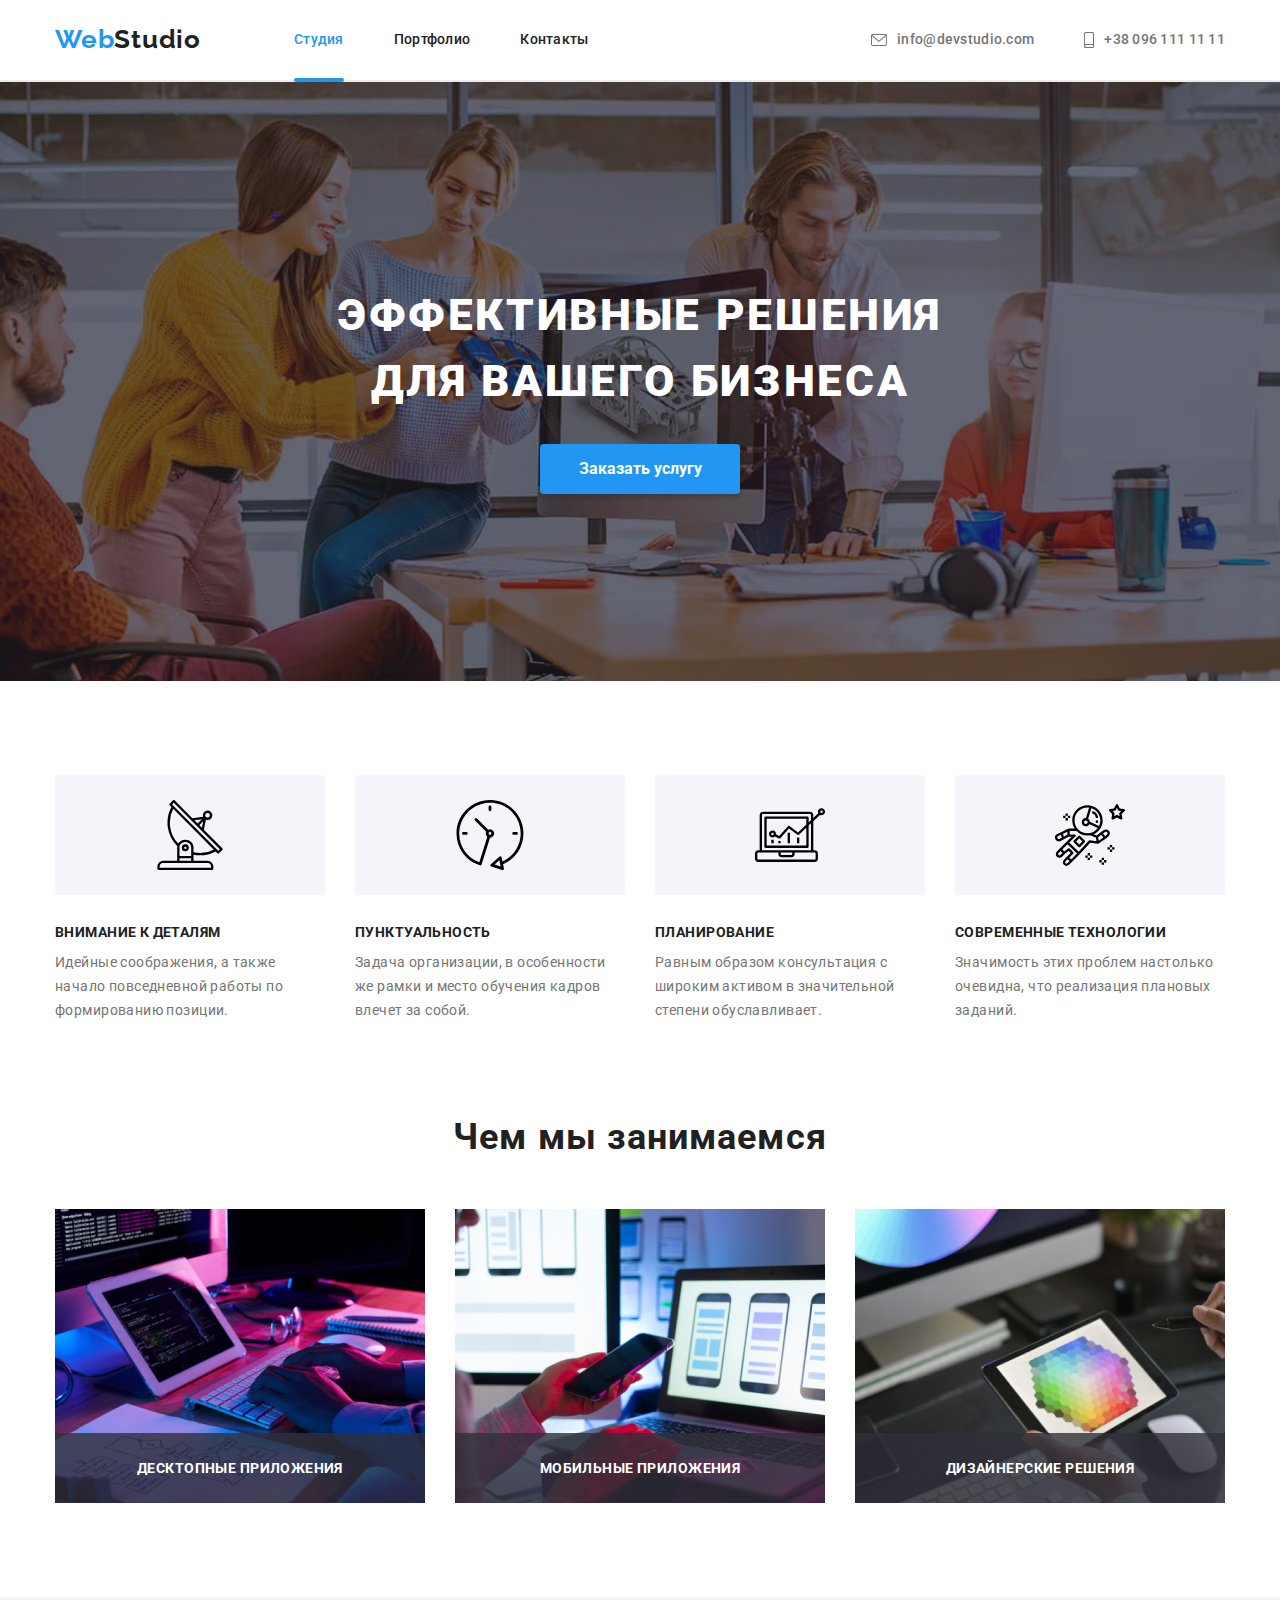
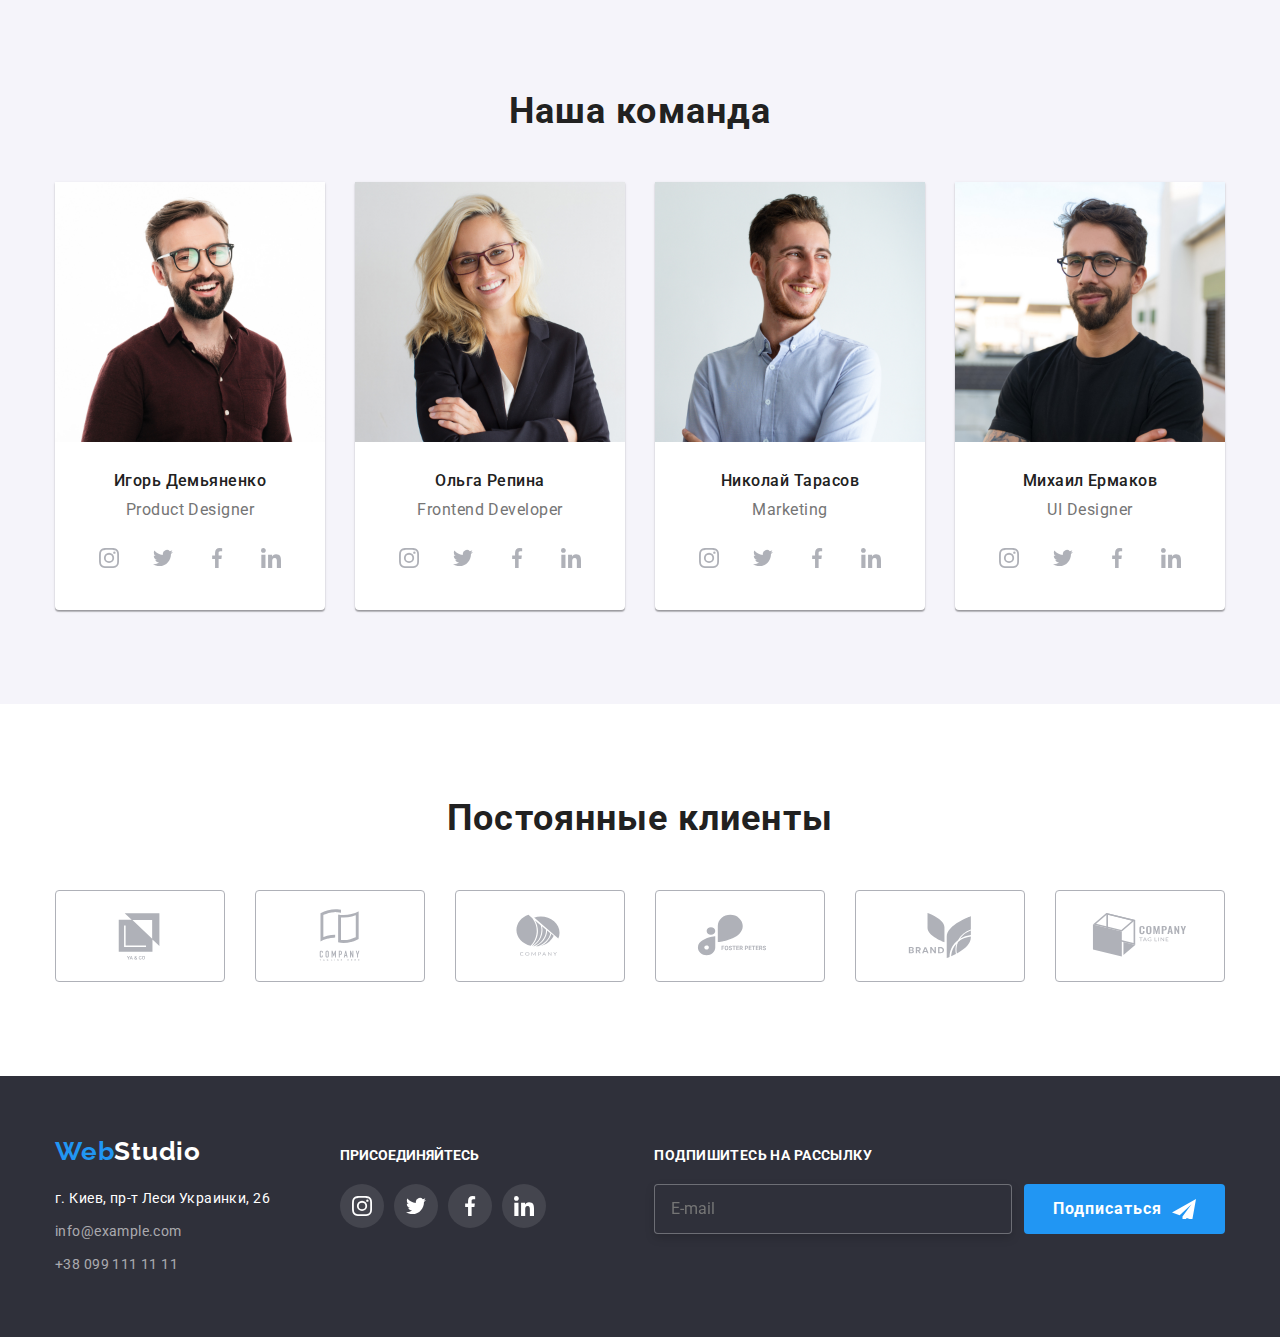
<file: index.html>
<!DOCTYPE html>
<html lang="ru">
  <head>
    <meta charset="UTF-8" />
    <meta http-equiv="X-UA-Compatible" content="IE=edge" />
    <meta name="viewport" content="width=device-width, initial-scale=1.0" />
    <link
      rel="stylesheet"
      href="https://cdnjs.cloudflare.com/ajax/libs/modern-normalize/1.1.0/modern-normalize.min.css"
    />
    <link rel="preconnect" href="https://fonts.googleapis.com" />
    <link rel="preconnect" href="https://fonts.gstatic.com" crossorigin />
    <link
      href="https://fonts.googleapis.com/css2?family=Raleway:wght@700&family=Roboto:wght@400;500;700;900&display=swap"
      rel="stylesheet"
    />
    <title>WebStudio</title>
    <link
      rel="stylesheet"
      href="https://cdnjs.cloudflare.com/ajax/libs/modern-normalize/1.1.0/modern-normalize.min.css"
    />
    <link rel="stylesheet" href="./css/main.min.css" />
  </head>
  <body>
    <!--Header-->
    <header class="page-header">
      <div class="page-header__flex container">
        <nav class="page-header__nav">
          <a lang="en" class="link logo page-header__logo" href="./index.html"
            ><span class="color-logo">Web</span>Studio</a
          >

          <ul class="list menu flex">
            <li class="page-header__item">
              <a class="link page-header__link--current" href="./index.html">Студия</a>
            </li>
            <li class="page-header__item">
              <a class="link page-header__link" href="./portfolio.html">Портфолио</a>
            </li>
            <li class="page-header__item">
              <a class="link page-header__link" href="#contacts">Контакты</a>
            </li>
          </ul>
        </nav>

        <!--Contacts-->

        <ul class="list header-contacts">
          <li class="header-contacts__item">
            <a class="link header-contacts__mail" href="mailto:info@devstudio.com">
              <svg class="header-contacts__icon" width="16" height="12">
                <use href="./images/sprite.svg#icon-mail"></use>
              </svg>
              info@devstudio.com</a
            >
          </li>
          <li class="header-contacts__item">
            <a class="link header-contacts__phone" href="tel:+380961111111">
              <svg class="header-contacts__icon" height="16" width="10">
                <use href="./images/sprite.svg#icon-phone"></use>
              </svg>
              +38 096 111 11 11</a
            >
          </li>
        </ul>
      </div>
    </header>
    <main>
      <section class="hero">
        <div class=" container">
          <h1 class="hero__title">
            Эффективные решения <br />
            для вашего бизнеса
          </h1>

          <button class="hero__modal-button" type="button" data-modal-open>Заказать услугу</button>
        </div>
      </section>

      <section class="main section">
        <div class="container">
          <h2 lang="en" hidden>Our advantages</h2>
          <ul class="flex list">
            <li class="main-list">
              <div class="main-icon-bgc">
                <svg class="main-icon" width="70" height="70">
                  <use href="./images/sprite.svg#icon-antenna"></use>
                </svg>
              </div>

              <h3 class="main-title">Внимание к деталям</h3>
              <p class="main-item">
                Идейные соображения, а также начало повседневной работы по формированию позиции.
              </p>
            </li>

            <li class="main-list">
              <div class="main-icon-bgc">
                <svg class="main-icon" width="70" height="70">
                  <use href="./images/sprite.svg#icon-clock"></use>
                </svg>
              </div>
              <h3 class="main-title">Пунктуальность</h3>
              <p class="main-item">
                Задача организации, в особенности же рамки и место обучения кадров влечет за собой.
              </p>
            </li>

            <li class="main-list">
              <div class="main-icon-bgc">
                <svg class="main-icon" width="70" height="70">
                  <use href="./images/sprite.svg#icon-diagram"></use>
                </svg>
              </div>
              <h3 class="main-title">Планирование</h3>
              <p class="main-item">
                Равным образом консультация с широким активом в значительной степени обуславливает.
              </p>
            </li>

            <li class="main-list">
              <div class="main-icon-bgc">
                <svg class="main-icon" width="70" height="70">
                  <use href="./images/sprite.svg#icon-astronaut"></use>
                </svg>
              </div>
              <h3 class="main-title">Современные технологии</h3>
              <p class="main-item">
                Значимость этих проблем настолько очевидна, что реализация плановых заданий.
              </p>
            </li>
          </ul>
        </div>
      </section>

      <section class="main-work section">
        <div class="container">
          <h2 class="work">Чем мы занимаемся</h2>
          <ul class="list flex">
            <li class="work-flex">
              <img
                class="work-item"
                src="./images/work/img.jpg"
                alt="работа с компьютером"
                width="370"
                height="294"
              />
              <p class="work-text">Десктопные приложения</p>
            </li>
            <li class="work-flex">
              <img
                class="work-item"
                src="./images/work/img-1.jpg"
                alt="работа с ноутбуком"
                width="370"
                height="294"
              />
              <p class="work-text">Мобильные приложения</p>
            </li>
            <li class="work-flex">
              <img
                class="work-item"
                src="./images/work/img-2.jpg"
                alt="работа с планшетом"
                width="370"
                height="294"
              />
              <p class="work-text">Дизайнерские решения</p>
            </li>
          </ul>
        </div>
      </section>

      <section class="main-team section">
        <h2 class="work-title">Наша команда</h2>
        <ul class="list flex container">
          <li class="team-flex">
            <img
              class="work-pic"
              src="./images/team/img.jpg"
              alt="Игорь Демьяненко"
              width="270"
              height="260"
            />
            <div class="team-padding">
              <h3 class="work-team">Игорь Демьяненко</h3>
              <p lang="en" class="work-position">Product Designer</p>
              <ul class="social-team list">
                <li class="social-list">
                  <a class="team-social-link link" href="https://www.instagram.com/">
                    <svg class="team-icon" width="20" height="20">
                      <use href="./images/sprite.svg#icon-instagram-1"></use>
                    </svg>
                  </a>
                </li>
                <li class="social-list">
                  <a class="team-social-link link" href="https://twitter.com/?lang=ru">
                    <svg class="team-icon" width="20" height="20">
                      <use href="./images/sprite.svg#icon-twitter-1"></use>
                    </svg>
                  </a>
                </li>
                <li class="social-list">
                  <a class="team-social-link link" href="https://uk-ua.facebook.com/">
                    <svg class="team-icon" width="20" height="20">
                      <use href="./images/sprite.svg#icon-facebook-1"></use>
                    </svg>
                  </a>
                </li>
                <li class="social-list">
                  <a class="team-social-link link" href="https://ru.linkedin.com/">
                    <svg class="team-icon" width="20" height="20">
                      <use href="./images/sprite.svg#icon-linkedin-1"></use>
                    </svg>
                  </a>
                </li>
              </ul>
            </div>
          </li>

          <li class="team-flex">
            <img
              class="work-pic"
              src="./images/team/img-1.jpg"
              alt="Ольга Репина"
              width="270"
              height="260"
            />
            <div class="team-padding">
              <h3 class="work-team">Ольга Репина</h3>
              <p lang="en" class="work-position">Frontend Developer</p>
              <ul class="social-team list">
                <li class="social-list">
                  <a class="team-social-link link" href="https://www.instagram.com/">
                    <svg class="team-icon" width="20" height="20">
                      <use href="./images/sprite.svg#icon-instagram-1"></use>
                    </svg>
                  </a>
                </li>
                <li class="social-list">
                  <a class="team-social-link link" href="https://twitter.com/?lang=ru">
                    <svg class="team-icon" width="20" height="20">
                      <use href="./images/sprite.svg#icon-twitter-1"></use>
                    </svg>
                  </a>
                </li>
                <li class="social-list">
                  <a class="team-social-link link" href="https://uk-ua.facebook.com/">
                    <svg class="team-icon" width="20" height="20">
                      <use href="./images/sprite.svg#icon-facebook-1"></use>
                    </svg>
                  </a>
                </li>
                <li class="social-list">
                  <a class="team-social-link link" href="https://ru.linkedin.com/">
                    <svg class="team-icon" width="20" height="20">
                      <use href="./images/sprite.svg#icon-linkedin-1"></use>
                    </svg>
                  </a>
                </li>
              </ul>
            </div>
          </li>

          <li class="team-flex">
            <img
              class="work-pic"
              src="./images/team/img-2.jpg"
              alt="Николай Тарасов"
              width="270"
              height="260"
            />
            <div class="team-padding">
              <h3 class="work-team">Николай Тарасов</h3>
              <p lang="en" class="work-position">Marketing</p>
              <ul class="social-team list">
                <li class="social-list">
                  <a class="team-social-link link" href="https://www.instagram.com/">
                    <svg class="team-icon" width="20" height="20">
                      <use href="./images/sprite.svg#icon-instagram-1"></use>
                    </svg>
                  </a>
                </li>
                <li class="social-list">
                  <a class="team-social-link link" href="https://twitter.com/?lang=ru">
                    <svg class="team-icon" width="20" height="20">
                      <use href="./images/sprite.svg#icon-twitter-1"></use>
                    </svg>
                  </a>
                </li>
                <li class="social-list">
                  <a class="team-social-link link" href="https://uk-ua.facebook.com/">
                    <svg class="team-icon" width="20" height="20">
                      <use href="./images/sprite.svg#icon-facebook-1"></use>
                    </svg>
                  </a>
                </li>
                <li class="social-list">
                  <a class="team-social-link link" href="https://ru.linkedin.com/">
                    <svg class="team-icon" width="20" height="20">
                      <use href="./images/sprite.svg#icon-linkedin-1"></use>
                    </svg>
                  </a>
                </li>
              </ul>
            </div>
          </li>

          <li class="team-flex">
            <img
              class="work-pic"
              src="./images/team/img-3.jpg"
              alt="Михаил Ермаков"
              width="270"
              height="260"
            />
            <div class="team-padding">
              <h3 class="work-team">Михаил Ермаков</h3>
              <p lang="en" class="work-position">UI Designer</p>
              <ul class="social-team list">
                <li class="social-list">
                  <a class="team-social-link link" href="https://www.instagram.com/">
                    <svg class="team-icon" width="20" height="20">
                      <use href="./images/sprite.svg#icon-instagram-1"></use>
                    </svg>
                  </a>
                </li>
                <li class="social-list">
                  <a class="team-social-link link" href="https://twitter.com/?lang=ru">
                    <svg class="team-icon" width="20" height="20">
                      <use href="./images/sprite.svg#icon-twitter-1"></use>
                    </svg>
                  </a>
                </li>
                <li class="social-list">
                  <a class="team-social-link link" href="https://uk-ua.facebook.com/">
                    <svg class="team-icon" width="20" height="20">
                      <use href="./images/sprite.svg#icon-facebook-1"></use>
                    </svg>
                  </a>
                </li>
                <li class="social-list">
                  <a class="team-social-link link" href="https://ru.linkedin.com/">
                    <svg class="team-icon" width="20" height="20">
                      <use href="./images/sprite.svg#icon-linkedin-1"></use>
                    </svg>
                  </a>
                </li>
              </ul>
            </div>
          </li>
        </ul>
      </section>
      <section class="section clients">
        <h2 class="clients__caption">Постоянные клиенты</h2>
        <ul class="clients__icon container list">
          <li class="clients__list">
            <a class="clients__link" href="">
              <svg class="clients__pic" width="106" height="60">
                <use href="./images/sprite.svg#icon-logo-1"></use>
              </svg>
            </a>
          </li>
          <li class="clients__list">
            <a class="clients__link" href="">
              <svg class="clients__pic" width="106" height="60">
                <use href="./images/sprite.svg#icon-logo-2"></use>
              </svg>
            </a>
          </li>
          <li class="clients__list">
            <a class="clients__link" href="">
              <svg class="clients__pic" width="106" height="60">
                <use href="./images/sprite.svg#icon-logo-3"></use>
              </svg>
            </a>
          </li>
          <li class="clients__list">
            <a class="clients__link" href="">
              <svg class="clients__pic" width="106" height="60">
                <use href="./images/sprite.svg#icon-logo-4"></use>
              </svg>
            </a>
          </li>
          <li class="clients__list">
            <a class="clients__link" href="">
              <svg class="clients__pic" width="106" height="60">
                <use href="./images/sprite.svg#icon-logo-5"></use>
              </svg>
            </a>
          </li>
          <li class="clients__list">
            <a class="clients__link" href="">
              <svg class="clients__pic" width="106" height="60">
                <use href="./images/sprite.svg#icon-logo-6"></use>
              </svg>
            </a>
          </li>
        </ul>
      </section>
    </main>

    <footer id="contacts" class="footer-contacts">
      <div class="container footer-content">
        <div class="footer-flex">
          <div>
            <a lang="en" class="link logo color-logo" href="./index.html"
              >Web<span class="white-logo">Studio</span>
            </a>
            <address>
              <ul class="list">
                <li>
                  <a
                    class="link footer-address map"
                    href="https://goo.gl/maps/1Rrf1nAPF8VBuisGA"
                    target="blank"
                    rel="noopener noreferrer"
                  >
                    г. Киев, пр-т Леси Украинки, 26</a
                  >
                </li>

                <li>
                  <a class="link footer-address mail" href="mailto:info@example.com"
                    >info@example.com
                  </a>
                </li>
                <li>
                  <a class="link footer-address" href="tel:+380991111111">+38 099 111 11 11</a>
                </li>
              </ul>
            </address>
          </div>
          <div class="footer-social">
            <p class="footer-social-caption">присоединяйтесь</p>
            <ul class="footer-social-team list">
              <li class="footer-social-list">
                <a class="footer-team-social-link link" href="https://www.instagram.com/">
                  <svg class="footer-team-icon" width="20" height="20">
                    <use href="./images/sprite.svg#icon-instagram-1"></use>
                  </svg>
                </a>
              </li>
              <li class="footer-social-list">
                <a class="footer-team-social-link link" href="https://twitter.com/?lang=ru">
                  <svg class="footer-team-icon" width="20" height="20">
                    <use href="./images/sprite.svg#icon-twitter-1"></use>
                  </svg>
                </a>
              </li>
              <li class="footer-social-list">
                <a class="footer-team-social-link link" href="https://uk-ua.facebook.com/">
                  <svg class="footer-team-icon" width="20" height="20">
                    <use href="./images/sprite.svg#icon-facebook-1"></use>
                  </svg>
                </a>
              </li>
              <li class="footer-social-list">
                <a class="footer-team-social-link link" href="https://ru.linkedin.com/">
                  <svg class="footer-team-icon" width="20" height="20">
                    <use href="./images/sprite.svg#icon-linkedin-1"></use>
                  </svg>
                </a>
              </li>
            </ul>
          </div>
          <div class="footer-input">
            <p class="footer-input-text">Подпишитесь на рассылку</p>
            <form class="footer-flex-input">
              <input class="footer-input-mail" type="email" placeholder="E-mail" />
              <button class="footer-input-button" type="submit">Подписаться</button>
            </form>
          </div>
        </div>
      </div>
    </footer>
    <div class="backdrop is-hidden" data-modal>
      <div class="modal">
        <button type="button" class="close" data-modal-close>
          <svg width="11" height="11">
            <use href="./images/sprite.svg#icon-close"></use>
          </svg>
        </button>
        <div role="group" class="modal-list">
          <p class="modal-caption">Оставьте свои данные, мы вам перезвоним</p>
          <form class="js-speaker-form">
            <div class="form-modal">
              <label for="name" class="modal-label"> Имя </label>
              <input class="form-input" type="text" name="user-name" id="name" />
              <svg class="modal-icon" width="12" height="12">
                <use href="./images/sprite.svg#icon-name"></use>
              </svg>
            </div>
            <div class="form-modal">
              <label for="tel" class="modal-label">Телефон</label>
              <input class="form-input" type="tel" id="tel" />
              <svg class="modal-icon" width="13" height="13">
                <use href="./images/sprite.svg#icon-tel"></use>
              </svg>
            </div>
            <div class="form-modal">
              <label for="mail" class="modal-label">Почта</label>
              <input class="form-input" type="email" id="mail" />
              <svg class="modal-icon" width="15" height="12">
                <use href="./images/sprite.svg#icon-mail"></use>
              </svg>
            </div>
            <div class="form-modal">
              <label for="comment" class="modal-label">Комментарий</label>
              <textarea
                class="textarea-modal"
                name="comment"
                rows="9"
                id="comment"
                placeholder="Введите текст"
              ></textarea>
            </div>
            <label class="checkbox-text" for="policy">
              <input class="input-check" type="checkbox" id="policy" />
              <span class="icon-check"></span>
              Соглашаюсь с рассылкой и принимаю
              <a class="checkbox-link" href=""> Условия договора </a></label
            >
            <button class="submit-button" type="submit">Отправить</button>
          </form>
        </div>
      </div>
    </div>
    <script src="./js/modal.js"></script>
  </body>
</html>
</file>
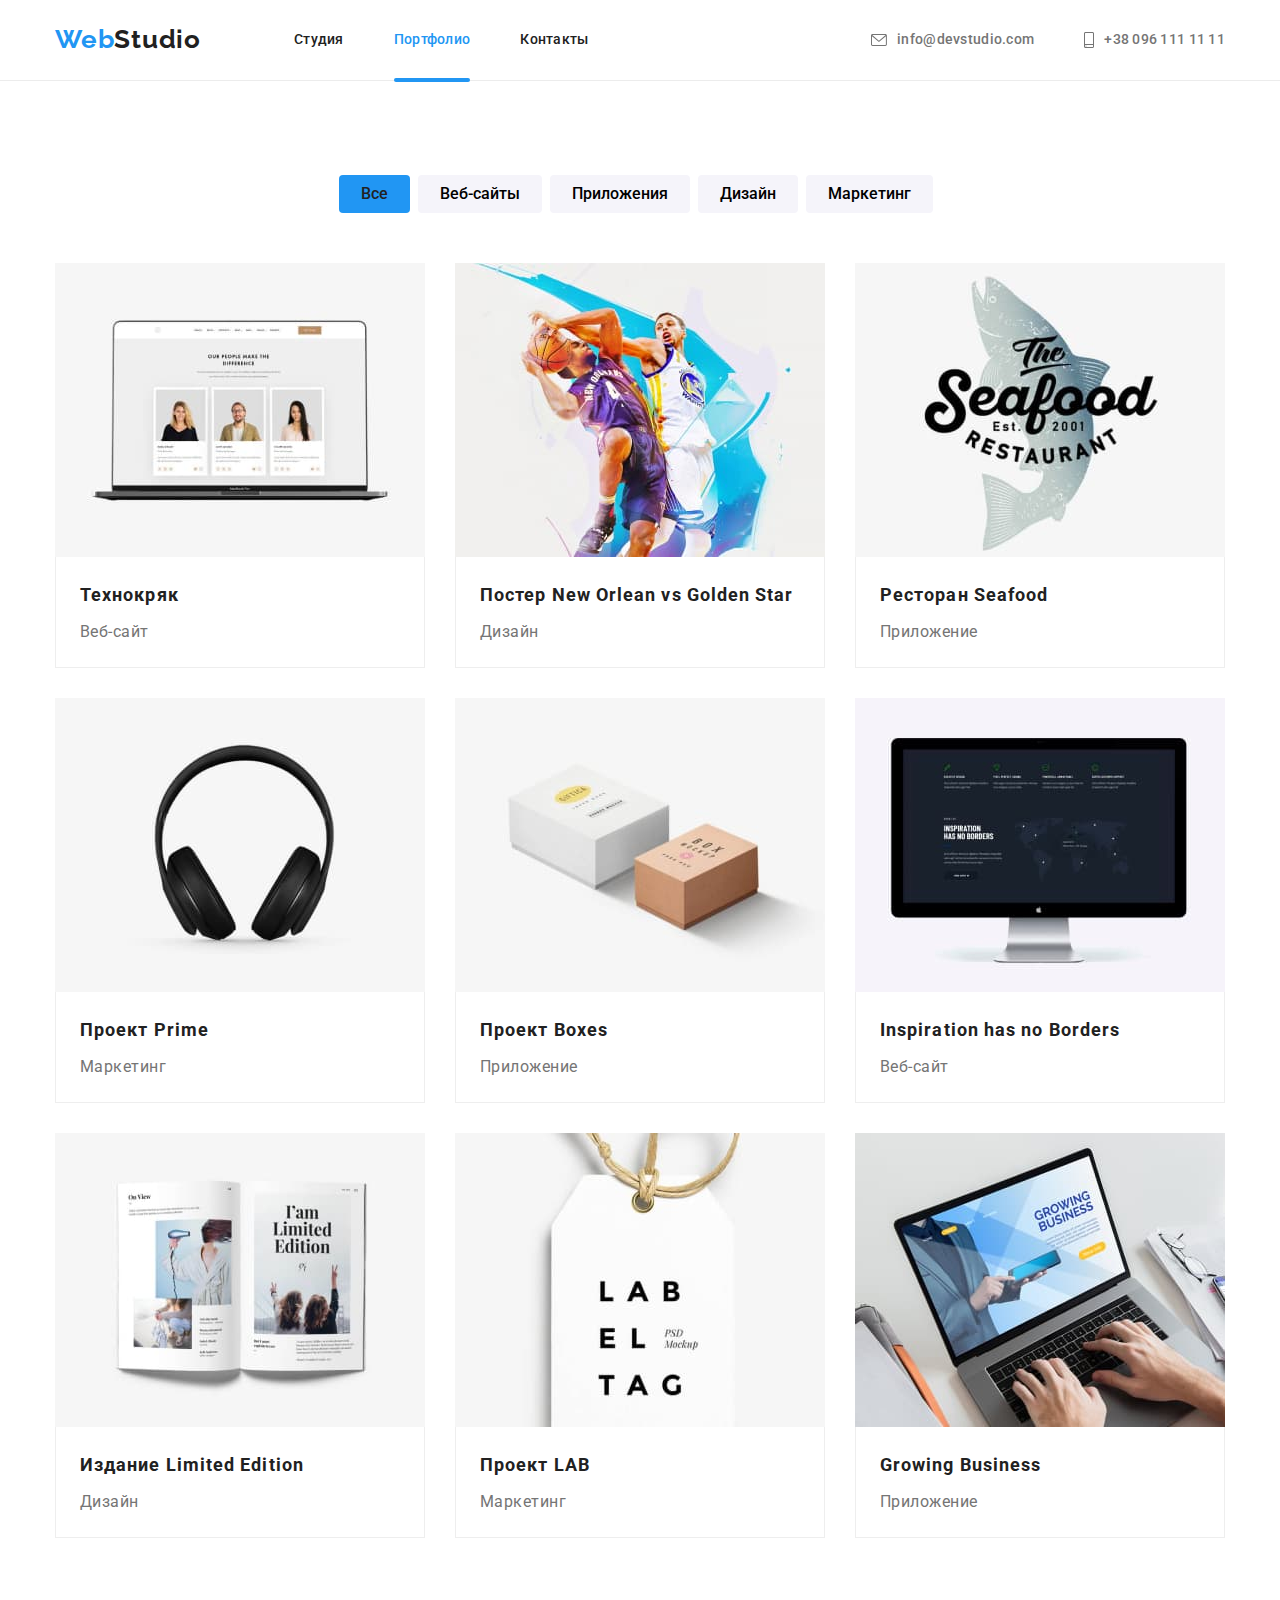
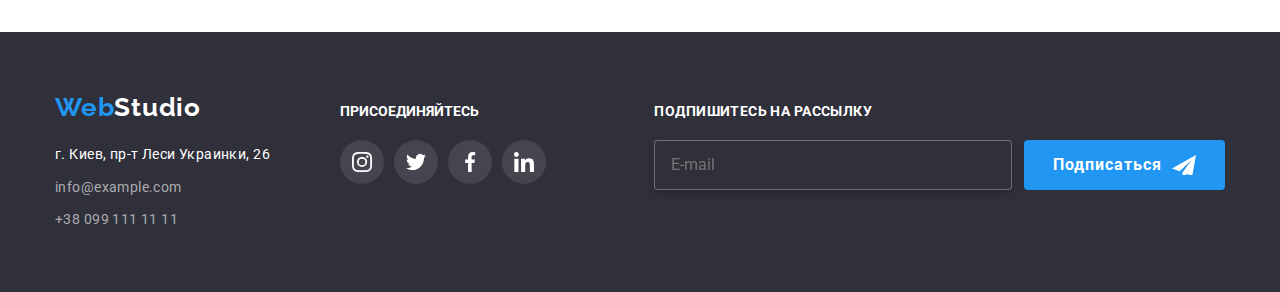
<file: portfolio.html>
<!DOCTYPE html>
<html lang="ru">
  <head>
    <meta charset="UTF-8" />
    <meta http-equiv="X-UA-Compatible" content="IE=edge" />
    <meta name="viewport" content="width=device-width, initial-scale=1.0" />

    <link rel="preconnect" href="https://fonts.googleapis.com" />
    <link rel="preconnect" href="https://fonts.gstatic.com" crossorigin />
    <link
      href="https://fonts.googleapis.com/css2?family=Raleway:wght@700&family=Roboto:wght@400;500;700;900&display=swap"
      rel="stylesheet"
    />
    <title>Portfolio</title>
    <link
      rel="stylesheet"
      href="https://cdnjs.cloudflare.com/ajax/libs/modern-normalize/1.1.0/modern-normalize.min.css"
    />
    <link rel="stylesheet" href="./css/main.min.css" />
  </head>

  <body>
    <!--Header-->
    <header class="page-header">
      <div class="page-header__flex container">
        <nav class="page-header__nav">
          <a lang="en" class="link logo page-header__logo" href="./index.html"
            ><span class="color-logo">Web</span>Studio</a
          >

          <ul class="list menu flex">
            <li class="page-header__item">
              <a class="link page-header__link" href="./index.html">Студия</a>
            </li>
            <li class="page-header__item">
              <a class="link page-header__link--current" href="./portfolio.html">Портфолио</a>
            </li>
            <li class="page-header__item">
              <a class="link page-header__link" href="#contacts">Контакты</a>
            </li>
          </ul>
        </nav>

        <!--Contacts-->

        <ul class="list header-contacts">
          <li class="header-contacts__item">
            <a class="link header-contacts__mail" href="mailto:info@devstudio.com">
              <svg class="header-contacts__icon" width="16" height="12">
                <use href="./images/sprite.svg#icon-mail"></use>
              </svg>
              info@devstudio.com</a
            >
          </li>
          <li class="header-contacts__item">
            <a class="link header-contacts__phone" href="tel:+380961111111">
              <svg class="header-contacts__icon" height="16" width="10">
                <use href="./images/sprite.svg#icon-phone"></use>
              </svg>
              +38 096 111 11 11</a
            >
          </li>
        </ul>
      </div>
    </header>
    <main>
      <section class="filter-panel section">
        <div class="container">
          <h1 hidden>Our skills</h1>
          <ul class="list filter-list">
            <li class="link">
              <button type="button" class="filter-button current-btn">Все</button>
            </li>
            <li class="link">
              <button type="button" class="filter-button">Веб-сайты</button>
            </li>
            <li class="link">
              <button type="button" class="filter-button">Приложения</button>
            </li>
            <li class="link">
              <button type="button" class="filter-button">Дизайн</button>
            </li>
            <li class="link">
              <button type="button" class="filter-button">Маркетинг</button>
            </li>
          </ul>

          <ul class="flex-list list">
            <li class="portfolio-item">
              <a class="hover-portfolio-item link" href="">
                <div class="portfolio-cards">
                  <img
                    class="portfolio-pic"
                    src="./images/portfolio/img.jpg"
                    alt="ноутбук"
                    width="370"
                    height="294"
                  />
                  <div class="portfolio-opacity">
                    <p class="portfolio-opacity-text">
                      Ресурс предлагает комплексные предложения с разным уровнем функционала и
                      сервисов. Все это позволит посетителю получить исчерпывающие сведения о
                      компании или частном лице.
                    </p>
                  </div>
                </div>
                <div class="portfolio-border">
                  <h2 class="list-item">Технокряк</h2>
                  <p class="name-item">Веб-сайт</p>
                </div>
              </a>
            </li>
            <li class="portfolio-item">
              <a class="hover-portfolio-item link" href="">
                <div class="portfolio-cards">
                  <img
                    class="portfolio-pic"
                    src="./images/portfolio/img-1.jpg"
                    alt=" игра в баскетбол"
                    width="370"
                    height="294"
                  />
                  <div class="portfolio-opacity">
                    <p class="portfolio-opacity-text">
                      Ресурс предлагает комплексные предложения с разным уровнем функционала и
                      сервисов. Все это позволит посетителю получить исчерпывающие сведения о
                      компании или частном лице.
                    </p>
                  </div>
                </div>
                <div class="portfolio-border">
                  <h2 class="list-item">Постер New Orlean vs Golden Star</h2>
                  <p class="name-item">Дизайн</p>
                </div>
              </a>
            </li>
            <li class="portfolio-item">
              <a class="hover-portfolio-item link" href="">
                <div class="portfolio-cards">
                  <img
                    class="portfolio-pic"
                    src="./images/portfolio/img-2.jpg"
                    alt="рыба"
                    width="370"
                    height="294"
                  />
                  <div class="portfolio-opacity">
                    <p class="portfolio-opacity-text">
                      Ресурс предлагает комплексные предложения с разным уровнем функционала и
                      сервисов. Все это позволит посетителю получить исчерпывающие сведения о
                      компании или частном лице.
                    </p>
                  </div>
                </div>
                <div class="portfolio-border">
                  <h2 class="list-item">Ресторан Seafood</h2>
                  <p class="name-item">Приложение</p>
                </div>
              </a>
            </li>

            <li class="portfolio-item">
              <a class="hover-portfolio-item link" href="">
                <div class="portfolio-cards">
                  <img
                    class="portfolio-pic"
                    src="./images/portfolio/img-3.jpg"
                    alt="наушники"
                    width="370"
                    height="294"
                  />
                  <div class="portfolio-opacity">
                    <p class="portfolio-opacity-text">
                      Ресурс предлагает комплексные предложения с разным уровнем функционала и
                      сервисов. Все это позволит посетителю получить исчерпывающие сведения о
                      компании или частном лице.
                    </p>
                  </div>
                </div>
                <div class="portfolio-border">
                  <h2 class="list-item">Проект Prime</h2>
                  <p class="name-item">Маркетинг</p>
                </div>
              </a>
            </li>
            <li class="portfolio-item">
              <a class="hover-portfolio-item link" href="">
                <div class="portfolio-cards">
                  <img
                    class="portfolio-pic"
                    src="./images/portfolio/img-4.jpg"
                    alt="коробки"
                    width="370"
                    height="294"
                  />
                  <div class="portfolio-opacity">
                    <p class="portfolio-opacity-text">
                      Ресурс предлагает комплексные предложения с разным уровнем функционала и
                      сервисов. Все это позволит посетителю получить исчерпывающие сведения о
                      компании или частном лице.
                    </p>
                  </div>
                </div>
                <div class="portfolio-border">
                  <h2 class="list-item">Проект Boxes</h2>
                  <p class="name-item">Приложение</p>
                </div>
              </a>
            </li>
            <li class="portfolio-item">
              <a class="hover-portfolio-item link" href="">
                <div class="portfolio-cards">
                  <img
                    class="portfolio-pic"
                    src="./images/portfolio/img-5.jpg"
                    alt="монитор"
                    width="370"
                    height="294"
                  />
                  <div class="portfolio-opacity">
                    <p class="portfolio-opacity-text">
                      Ресурс предлагает комплексные предложения с разным уровнем функционала и
                      сервисов. Все это позволит посетителю получить исчерпывающие сведения о
                      компании или частном лице.
                    </p>
                  </div>
                </div>
                <div class="portfolio-border">
                  <h2 lang="en" class="list-item">Inspiration has no Borders</h2>
                  <p class="name-item">Веб-сайт</p>
                </div>
              </a>
            </li>

            <li class="portfolio-item">
              <a class="hover-portfolio-item link" href="">
                <div class="portfolio-cards">
                  <img
                    class="portfolio-pic"
                    src="./images/portfolio/img-6.jpg"
                    alt="журнал"
                    width="370"
                    height="294"
                  />
                  <div class="portfolio-opacity">
                    <p class="portfolio-opacity-text">
                      Ресурс предлагает комплексные предложения с разным уровнем функционала и
                      сервисов. Все это позволит посетителю получить исчерпывающие сведения о
                      компании или частном лице.
                    </p>
                  </div>
                </div>
                <div class="portfolio-border">
                  <h2 class="list-item">Издание Limited Edition</h2>
                  <p class="name-item">Дизайн</p>
                </div>
              </a>
            </li>
            <li class="portfolio-item">
              <a class="hover-portfolio-item link" href="">
                <div class="portfolio-cards">
                  <img
                    class="portfolio-pic"
                    src="./images/portfolio/img-7.jpg"
                    alt="бирка"
                    width="370"
                    height="294"
                  />
                  <div class="portfolio-opacity">
                    <p class="portfolio-opacity-text">
                      Ресурс предлагает комплексные предложения с разным уровнем функционала и
                      сервисов. Все это позволит посетителю получить исчерпывающие сведения о
                      компании или частном лице.
                    </p>
                  </div>
                </div>
                <div class="portfolio-border">
                  <h2 class="list-item">Проект LAB</h2>
                  <p class="name-item">Маркетинг</p>
                </div>
              </a>
            </li>
            <li class="portfolio-item">
              <a class="hover-portfolio-item link" href="">
                <div class="portfolio-cards">
                  <img
                    class="portfolio-pic"
                    src="./images/portfolio/img-8.jpg"
                    alt="работа на ноутбуке"
                    width="370"
                    height="294"
                  />
                  <div class="portfolio-opacity">
                    <p class="portfolio-opacity-text">
                      Ресурс предлагает комплексные предложения с разным уровнем функционала и
                      сервисов. Все это позволит посетителю получить исчерпывающие сведения о
                      компании или частном лице.
                    </p>
                  </div>
                </div>
                <div class="portfolio-border">
                  <h2 lang="en" class="list-item">Growing Business</h2>
                  <p class="name-item">Приложение</p>
                </div>
              </a>
            </li>
          </ul>
        </div>
      </section>
    </main>

    <footer id="contacts" class="footer-contacts">
      <div class="container footer-content">
        <div class="footer-flex">
          <div>
            <a lang="en" class="link logo color-logo" href="./index.html"
              >Web<span class="white-logo">Studio</span>
            </a>
            <address>
              <ul class="list">
                <li>
                  <a
                    class="link footer-address map"
                    href="https://goo.gl/maps/1Rrf1nAPF8VBuisGA"
                    target="blank"
                    rel="noopener noreferrer"
                  >
                    г. Киев, пр-т Леси Украинки, 26</a
                  >
                </li>

                <li>
                  <a class="link footer-address mail" href="mailto:info@example.com"
                    >info@example.com
                  </a>
                </li>
                <li>
                  <a class="link footer-address" href="tel:+380991111111">+38 099 111 11 11</a>
                </li>
              </ul>
            </address>
          </div>
          <div class="footer-social">
            <p class="footer-social-caption">присоединяйтесь</p>
            <ul class="footer-social-team list">
              <li class="footer-social-list">
                <a class="footer-team-social-link link" href="https://www.instagram.com/">
                  <svg class="footer-team-icon" width="20" height="20">
                    <use href="./images/sprite.svg#icon-instagram-1"></use>
                  </svg>
                </a>
              </li>
              <li class="footer-social-list">
                <a class="footer-team-social-link link" href="https://twitter.com/?lang=ru">
                  <svg class="footer-team-icon" width="20" height="20">
                    <use href="./images/sprite.svg#icon-twitter-1"></use>
                  </svg>
                </a>
              </li>
              <li class="footer-social-list">
                <a class="footer-team-social-link link" href="https://uk-ua.facebook.com/">
                  <svg class="footer-team-icon" width="20" height="20">
                    <use href="./images/sprite.svg#icon-facebook-1"></use>
                  </svg>
                </a>
              </li>
              <li class="footer-social-list">
                <a class="footer-team-social-link link" href="https://ru.linkedin.com/">
                  <svg class="footer-team-icon" width="20" height="20">
                    <use href="./images/sprite.svg#icon-linkedin-1"></use>
                  </svg>
                </a>
              </li>
            </ul>
          </div>
          <div class="footer-input">
            <p class="footer-input-text">Подпишитесь на рассылку</p>
            <form class="footer-flex-input">
              <input class="footer-input-mail" type="email" placeholder="E-mail" />
              <button class="footer-input-button" type="submit">Подписаться</button>
            </form>
          </div>
        </div>
      </div>
    </footer>
  </body>
</html>
</file>
<file: css/main.min.css>
:root{--accent-color: #2196f3;--primary-font-family: 'Roboto', sans-serif;--secondary-font-family: 'Raleway', sans-serif;--primary-bgc-page: #fff;--secondary-bgc-main: #f5f4fa;--secondary-bgc-page: #2f303a;--primary-text-color: #212121;--secondary-text-color: #757575}.flex{display:-webkit-box;display:-ms-flexbox;display:flex}.link{text-decoration:none}.list{list-style:none;margin:0px;padding:0px}h1,h2,h3,h4,h5,h6,p,ul{margin:0;padding:0}img{max-width:100%;height:auto;display:block}.section{padding-top:94px;padding-bottom:94px}body{font-family:var(--primary-font-family);background-color:var(--primary-bgc-page);color:var(--primary-text-color)}.container{width:1200px;margin-left:auto;margin-right:auto;padding-left:15px;padding-right:15px}.page-header__flex{display:-webkit-box;display:-ms-flexbox;display:flex;-webkit-box-align:center;-ms-flex-align:center;align-items:center}.page-header__logo{margin-right:93px;padding-top:24px;padding-bottom:25px}.page-header__nav{display:-webkit-box;display:-ms-flexbox;display:flex}.page-header__link{position:relative;font-weight:500;font-size:14px;line-height:1.14;letter-spacing:0.02em;display:-webkit-box;display:-ms-flexbox;display:flex;display:block;padding-top:32px;padding-bottom:32px;-webkit-transition:color 250ms cubic-bezier(0.4, 0, 0.2, 1);transition:color 250ms cubic-bezier(0.4, 0, 0.2, 1);color:var(--primary-text-color)}.page-header__link:hover,.page-header__link:focus{color:var(--accent-color)}.header-contacts__mail,.header-contacts__phone{padding-top:32px;padding-bottom:32px;display:-webkit-box;display:-ms-flexbox;display:flex;-webkit-box-align:center;-ms-flex-align:center;align-items:center;font-weight:500;font-size:14px;line-height:1.14;letter-spacing:0.02em;color:var(--secondary-text-color);-webkit-transition:color 250ms cubic-bezier(0.4, 0, 0.2, 1);transition:color 250ms cubic-bezier(0.4, 0, 0.2, 1)}.header-contacts__mail:hover,.header-contacts__mail:focus,.header-contacts__phone:hover,.header-contacts__phone:focus{color:var(--accent-color)}.header-contacts{display:-webkit-box;display:-ms-flexbox;display:flex;margin-left:auto}.header-contacts__item+.header-contacts__item{margin-left:50px}.page-header__item{display:-webkit-box;display:-ms-flexbox;display:flex;-webkit-box-align:center;-ms-flex-align:center;align-items:center;fill:#757575}.page-header__item:not(:last-child){margin-right:50px}.header-contacts__icon{margin-right:10px;fill:currentColor}.page-header__link--current{position:relative;padding-top:32px;padding-bottom:32px;display:-webkit-box;display:-ms-flexbox;display:flex;-webkit-box-align:center;-ms-flex-align:center;align-items:center;font-weight:500;font-size:14px;line-height:1.14;letter-spacing:0.02em;color:var(--accent-color)}.page-header__link--current::after{position:absolute;display:block;content:'';width:100%;height:4px;border-radius:2px;bottom:-2px;background-color:var(--accent-color)}.page-header{border-bottom:1px solid #ECECEC}.hero{border-top:1px solid #ececec;background-color:var(--secondary-bgc-page);text-align:center;padding:200px 0px 200px 0px;background-image:-webkit-gradient(linear, left top, right top, from(rgba(47,48,58,0.4)), to(rgba(47,48,58,0.4))),url(../images/bgc-hero.jpg);background-image:linear-gradient(to right, rgba(47,48,58,0.4), rgba(47,48,58,0.4)),url(../images/bgc-hero.jpg);background-repeat:no-repeat;background-position:center;background-size:cover;max-width:1600px;height:600px;margin-left:auto;margin-right:auto}.hero__title{margin-bottom:30px;margin-left:auto;margin-right:auto;max-width:696px;font-weight:900;font-size:44px;line-height:1.5;letter-spacing:0.06em;text-transform:uppercase;color:var(--primary-bgc-page)}.hero__modal-button{background:var(--accent-color);-webkit-box-shadow:0px 4px 4px rgba(0,0,0,0.15);box-shadow:0px 4px 4px rgba(0,0,0,0.15);border-radius:4px;font-weight:700;font-size:16px;line-height:1.87;color:var(--primary-bgc-page);cursor:pointer;border:transparent;padding:10px 32px;min-width:200px;display:inline-block;-webkit-transition:background-color 250ms cubic-bezier(0.4, 0, 0.2, 1);transition:background-color 250ms cubic-bezier(0.4, 0, 0.2, 1)}.hero__modal-button:hover,.hero__modal-button:focus{background:#188ce8}.main-title{margin-bottom:10px;font-weight:700;font-size:14px;line-height:1.14;letter-spacing:0.03em;text-transform:uppercase}.main-list:not(:last-child){margin-right:30px}.main-icon-bgc{display:-webkit-box;display:-ms-flexbox;display:flex;width:270px;height:120px;-webkit-box-align:center;-ms-flex-align:center;align-items:center;-webkit-box-pack:center;-ms-flex-pack:center;justify-content:center;-webkit-box-orient:vertical;-webkit-box-direction:normal;-ms-flex-direction:column;flex-direction:column;margin-bottom:30px;border-radius:4px;background-color:var(--secondary-bgc-main)}.main-work{padding-top:0px}.main-item{font-size:14px;line-height:1.71;letter-spacing:0.03em;color:var(--secondary-text-color)}.main-team{font-size:36px;line-height:1.16;text-align:center;letter-spacing:0.03em;background-color:var(--secondary-bgc-main)}.work-title{font-weight:700;font-size:36px;line-height:1.16;text-align:center;letter-spacing:0.03em;margin-bottom:50px}.work{font-weight:700;font-size:36px;line-height:1.16;text-align:center;letter-spacing:0.03em;margin-bottom:50px}.team-flex{-webkit-box-shadow:0px 1px 3px rgba(0,0,0,0.12),0px 1px 1px rgba(0,0,0,0.14),0px 2px 1px rgba(0,0,0,0.2);box-shadow:0px 1px 3px rgba(0,0,0,0.12),0px 1px 1px rgba(0,0,0,0.14),0px 2px 1px rgba(0,0,0,0.2);border-radius:0px 0px 4px 4px}.team-flex+.team-flex{margin-left:30px}.work-team{margin-bottom:10px;font-weight:500;font-size:16px;line-height:1.18;text-align:center;letter-spacing:0.03em}.work-position{margin-bottom:16px;font-size:16px;line-height:1.18;text-align:center;letter-spacing:0.03em;color:var(--secondary-text-color)}.team-flex{background-color:#fff}.work-flex{position:relative;display:-webkit-box;display:-ms-flexbox;display:flex;-webkit-box-pack:center;-ms-flex-pack:center;justify-content:center;-webkit-box-align:end;-ms-flex-align:end;align-items:flex-end}.work-flex+.work-flex{margin-left:30px}.work-text{position:absolute;background-color:rgba(47,48,58,0.8);font-weight:700;font-size:14px;line-height:16px;text-align:center;display:-webkit-box;display:-ms-flexbox;display:flex;-webkit-box-pack:center;-ms-flex-pack:center;justify-content:center;-webkit-box-align:center;-ms-flex-align:center;align-items:center;letter-spacing:0.03em;text-transform:uppercase;width:100%;height:70px;color:#ffffff}.social-list{width:44px;height:44px}.social-team{display:-webkit-box;display:-ms-flexbox;display:flex;margin-top:16px;list-style:none;-webkit-box-pack:justify;-ms-flex-pack:justify;justify-content:space-between;-webkit-box-align:center;-ms-flex-align:center;align-items:center}.team-social-link{width:44px;height:44px;display:-webkit-inline-box;display:-ms-inline-flexbox;display:inline-flex;-webkit-box-align:center;-ms-flex-align:center;align-items:center;-webkit-box-pack:center;-ms-flex-pack:center;justify-content:center;border-radius:50%;fill:#afb1b8;background-color:#fff;-webkit-transition:fill 250ms cubic-bezier(0.4, 0, 0.2, 1),background-color 250ms cubic-bezier(0.4, 0, 0.2, 1);transition:fill 250ms cubic-bezier(0.4, 0, 0.2, 1),background-color 250ms cubic-bezier(0.4, 0, 0.2, 1)}.team-social-link:hover,.team-social-link:focus{fill:#ffffff;background-color:var(--accent-color)}.team-padding{padding:30px 32px}.clients__icon{display:-webkit-box;display:-ms-flexbox;display:flex;-webkit-box-align:center;-ms-flex-align:center;align-items:center;-webkit-box-pack:center;-ms-flex-pack:center;justify-content:center}.clients__caption{font-weight:700;font-size:36px;line-height:1.16;text-align:center;letter-spacing:0.03em;margin-bottom:50px}.clients__link{display:-webkit-box;display:-ms-flexbox;display:flex;width:170px;height:92px;border-radius:4px;border:1px solid #afb1b8;cursor:pointer;fill:#afb1b8;display:flex;-webkit-box-align:center;-ms-flex-align:center;align-items:center;-webkit-box-pack:center;-ms-flex-pack:center;justify-content:center;-webkit-transition:fill 250ms cubic-bezier(0.4, 0, 0.2, 1),border 250ms cubic-bezier(0.4, 0, 0.2, 1);transition:fill 250ms cubic-bezier(0.4, 0, 0.2, 1),border 250ms cubic-bezier(0.4, 0, 0.2, 1)}.clients__link:hover,.clients__link:focus{border:1px solid var(--accent-color);fill:var(--accent-color)}.clients__list{margin-right:30px}.clients__list:last-child{margin-right:0}.white-logo{color:var(--primary-bgc-page)}.logo{font-family:var(--secondary-font-family);font-weight:700;font-size:26px;line-height:1.19;letter-spacing:0.03em;color:var(--primary-text-color)}.color-logo{font-family:var(--secondary-font-family);font-weight:700;font-size:26px;line-height:1.19;letter-spacing:0.03em;color:var(--accent-color)}.footer-contacts{background-color:var(--secondary-bgc-page)}.mail{margin-bottom:9px}.list .map{font-size:14px;line-height:1.71;letter-spacing:0.03em;color:var(--primary-bgc-page);font-style:normal;display:block;margin-top:20px;margin-bottom:9px}.footer-address{display:block;font-size:14px;line-height:1.71;letter-spacing:0.03em;color:rgba(255,255,255,0.6);font-style:normal;-webkit-transition:color 250ms cubic-bezier(0.4, 0, 0.2, 1);transition:color 250ms cubic-bezier(0.4, 0, 0.2, 1)}.footer-address:hover,.footer-address:focus{color:var(--accent-color)}.footer-contacts{padding-top:60px;padding-bottom:60px}.footer-icons{display:-webkit-box;display:-ms-flexbox;display:flex}.footer-team-social-link{display:block}.footer-social-list{width:44px;height:44px}.footer-social-team{display:-webkit-box;display:-ms-flexbox;display:flex;margin-top:16px;list-style:none;-webkit-box-pack:justify;-ms-flex-pack:justify;justify-content:space-between;-webkit-box-align:center;-ms-flex-align:center;align-items:center}.footer-team-social-link{width:44px;height:44px;display:-webkit-inline-box;display:-ms-inline-flexbox;display:inline-flex;border-radius:50%;fill:#fff;background-color:rgba(255,255,255,0.1);-webkit-transition:fill 250ms cubic-bezier(0.4, 0, 0.2, 1),background-color 250ms cubic-bezier(0.4, 0, 0.2, 1);transition:fill 250ms cubic-bezier(0.4, 0, 0.2, 1),background-color 250ms cubic-bezier(0.4, 0, 0.2, 1)}.footer-team-social-link:hover,.footer-team-social-link:focus{fill:#ffffff;background-color:var(--accent-color)}.footer-team-icon{margin:12px 0px 0px 12px;-webkit-box-align:center;-ms-flex-align:center;align-items:center}.footer-social-team{display:-webkit-box;display:-ms-flexbox;display:flex;padding:0;margin-top:0;list-style:none;-webkit-box-pack:justify;-ms-flex-pack:justify;justify-content:space-between;-webkit-box-align:center;-ms-flex-align:center;align-items:center}.footer-social-caption{margin-bottom:20px;font-weight:700;font-size:14px;line-height:1.14;text-transform:uppercase;color:#fff}.footer-social{margin-left:70px;width:206px;margin-right:auto}.footer-flex{display:-webkit-box;display:-ms-flexbox;display:flex;-webkit-box-align:baseline;-ms-flex-align:baseline;align-items:baseline}.footer-input-text{font-weight:700;font-size:14px;line-height:1.14;letter-spacing:0.03em;text-transform:uppercase;color:#ffffff;margin-bottom:20px}.footer-flex-input{display:-webkit-box;display:-ms-flexbox;display:flex}.footer-input-mail{margin-right:12px;border:1px solid rgba(255,255,255,0.3);-webkit-filter:drop-shadow(0px 4px 4px rgba(0,0,0,0.15));filter:drop-shadow(0px 4px 4px rgba(0,0,0,0.15));border-radius:4px;width:358px;height:50px;background-color:#2f303a;padding:15px 0px 15px 16px;-webkit-transition:border-color 250ms cubic-bezier(0.4, 0, 0.2, 1);transition:border-color 250ms cubic-bezier(0.4, 0, 0.2, 1);color:rgba(255,255,255,0.6)}.footer-input-mail:hover,.footer-input-mail:focus{outline:none;border:1px solid var(--accent-color)}.footer-input-button{display:-webkit-inline-box;display:-ms-inline-flexbox;display:inline-flex;-webkit-box-align:center;-ms-flex-align:center;align-items:center;-webkit-box-pack:center;-ms-flex-pack:center;justify-content:center;border:none;margin:0;padding:8px 29px;border-radius:4px;background-color:var(--accent-color);color:#fff;font-weight:700;font-size:16px;line-height:1.87;letter-spacing:0.06em;cursor:pointer;min-height:43px;-webkit-transition:background-color 250ms cubic-bezier(0.4, 0, 0.2, 1),-webkit-box-shadow 250ms cubic-bezier(0.4, 0, 0.2, 1);transition:background-color 250ms cubic-bezier(0.4, 0, 0.2, 1),-webkit-box-shadow 250ms cubic-bezier(0.4, 0, 0.2, 1);transition:box-shadow 250ms cubic-bezier(0.4, 0, 0.2, 1),background-color 250ms cubic-bezier(0.4, 0, 0.2, 1);transition:box-shadow 250ms cubic-bezier(0.4, 0, 0.2, 1),background-color 250ms cubic-bezier(0.4, 0, 0.2, 1),-webkit-box-shadow 250ms cubic-bezier(0.4, 0, 0.2, 1)}.footer-input-button::after{content:'';display:inline-block;width:24px;height:20px;margin-left:10px;background-image:url(../images/send.svg)}.footer-input-button:hover,.footer-input-button:focus{-webkit-box-shadow:0px 4px 4px rgba(0,0,0,0.15);box-shadow:0px 4px 4px rgba(0,0,0,0.15);background-color:#188ce8}.filter-button{padding:6px 22px 6px 22px;margin-right:8px;font-size:var(--secondary-font-size);line-height:1.62;text-align:center;color:black;background-color:var(--secondary-bgc-main);border-radius:4px;cursor:pointer;border:transparent;font-weight:500;letter-spacing:0.03en;-webkit-box-shadow:none;box-shadow:none;border-radius:4px;-webkit-transition:color 250ms cubic-bezier(0.4, 0, 0.2, 1),background-color 250ms cubic-bezier(0.4, 0, 0.2, 1),-webkit-box-shadow 250ms cubic-bezier(0.4, 0, 0.2, 1);transition:color 250ms cubic-bezier(0.4, 0, 0.2, 1),background-color 250ms cubic-bezier(0.4, 0, 0.2, 1),-webkit-box-shadow 250ms cubic-bezier(0.4, 0, 0.2, 1);transition:color 250ms cubic-bezier(0.4, 0, 0.2, 1),background-color 250ms cubic-bezier(0.4, 0, 0.2, 1),box-shadow 250ms cubic-bezier(0.4, 0, 0.2, 1);transition:color 250ms cubic-bezier(0.4, 0, 0.2, 1),background-color 250ms cubic-bezier(0.4, 0, 0.2, 1),box-shadow 250ms cubic-bezier(0.4, 0, 0.2, 1),-webkit-box-shadow 250ms cubic-bezier(0.4, 0, 0.2, 1)}.filter-button:focus,.filter-button:hover{background-color:var(--accent-color);color:var(--primary-bgc-page);-webkit-box-shadow:0px 3px 1px rgba(0,0,0,0.1),0px 1px 2px rgba(0,0,0,0.08),0px 2px 2px rgba(0,0,0,0.12);box-shadow:0px 3px 1px rgba(0,0,0,0.1),0px 1px 2px rgba(0,0,0,0.08),0px 2px 2px rgba(0,0,0,0.12)}.filter-list{display:-webkit-box;display:-ms-flexbox;display:flex;-webkit-box-pack:center;-ms-flex-pack:center;justify-content:center;margin-bottom:50px}.filter-list .link{margin:0;display:block}.current-btn{padding:6px 22px 6px 22px;margin-right:8px;font-size:var(--secondary-font-size);line-height:1.62;text-align:center;color:var(--accent-color-white);background-color:var(--accent-color);border-radius:4px;cursor:pointer;border:transparent}.flex-list{display:-webkit-box;display:-ms-flexbox;display:flex;-ms-flex-wrap:wrap;flex-wrap:wrap;margin:-15px}.portfolio-item{width:370px;margin:15px}.portfolio-item:hover .portfolio-opacity{-webkit-transform:translateY(0);transform:translateY(0)}.hover-portfolio-item{display:block;color:currentColor;-webkit-box-shadow:0;box-shadow:0;-webkit-transition:-webkit-box-shadow 250ms cubic-bezier(0.4, 0, 0.2, 1);transition:-webkit-box-shadow 250ms cubic-bezier(0.4, 0, 0.2, 1);transition:box-shadow 250ms cubic-bezier(0.4, 0, 0.2, 1);transition:box-shadow 250ms cubic-bezier(0.4, 0, 0.2, 1), -webkit-box-shadow 250ms cubic-bezier(0.4, 0, 0.2, 1)}.hover-portfolio-item:hover,.hover-portfolio-item:focus{-webkit-box-shadow:0px 1px 1px rgba(0,0,0,0.12),0px 4px 4px rgba(0,0,0,0.06),1px 4px 6px rgba(0,0,0,0.16);box-shadow:0px 1px 1px rgba(0,0,0,0.12),0px 4px 4px rgba(0,0,0,0.06),1px 4px 6px rgba(0,0,0,0.16)}.portfolio-border{border:1px solid #eeeeee;border-top:transparent;padding:20px 24px}.portfolio-cards{position:relative;overflow:hidden}.portfolio-opacity{position:absolute;content:'';width:100%;height:100%;top:0;left:0;background-color:rgba(33,150,243,0.9);-webkit-transform:translateY(100%);transform:translateY(100%);-webkit-transition:-webkit-transform 250ms cubic-bezier(0.4, 0, 0.2, 1);transition:-webkit-transform 250ms cubic-bezier(0.4, 0, 0.2, 1);transition:transform 250ms cubic-bezier(0.4, 0, 0.2, 1);transition:transform 250ms cubic-bezier(0.4, 0, 0.2, 1), -webkit-transform 250ms cubic-bezier(0.4, 0, 0.2, 1)}.portfolio-opacity-text{padding:63px 24px;font-size:18px;line-height:1.56;color:#ffffff}.list-item{font-weight:700;font-size:18px;line-height:2;letter-spacing:0.06em}.name-item{margin-top:4px;font-size:16px;line-height:1.87;letter-spacing:0.03em;color:var(--secondary-text-color)}.backdrop{position:fixed;top:0;left:0;width:100%;height:100%;background-color:rgba(0,0,0,0.2);-webkit-transition:opacity 250ms cubic-bezier(0.4, 0, 0.2, 1);transition:opacity 250ms cubic-bezier(0.4, 0, 0.2, 1)}.backdrop.is-hidden{opacity:0;pointer-events:none}.modal{position:absolute;top:50%;left:50%;-webkit-transform:translate(-50%, -50%);transform:translate(-50%, -50%);width:528px;height:581px;background:#ffffff;-webkit-box-shadow:0px 1px 3px rgba(0,0,0,0.12),0px 1px 1px rgba(0,0,0,0.14),0px 2px 1px rgba(0,0,0,0.2);box-shadow:0px 1px 3px rgba(0,0,0,0.12),0px 1px 1px rgba(0,0,0,0.14),0px 2px 1px rgba(0,0,0,0.2);border-radius:4px;padding:40px;margin-left:auto;margin-right:auto}.close{position:absolute;display:-webkit-box;display:-ms-flexbox;display:flex;-webkit-box-align:center;-ms-flex-align:center;align-items:center;-webkit-box-pack:center;-ms-flex-pack:center;justify-content:center;right:8px;top:8px;display:block;background:#ffffff;border:none;border:1px solid rgba(0,0,0,0.1);border-radius:50%;cursor:pointer;width:30px;height:30px;-webkit-transition:fill 250ms cubic-bezier(0.4, 0, 0.2, 1);transition:fill 250ms cubic-bezier(0.4, 0, 0.2, 1)}.close:hover,.close:focus{fill:var(--accent-color)}.form-modal{display:-webkit-box;display:-ms-flexbox;display:flex;-webkit-box-orient:vertical;-webkit-box-direction:normal;-ms-flex-direction:column;flex-direction:column;position:relative;margin-bottom:10px}.modal-caption{font-weight:700;font-size:20px;line-height:1.15;text-align:center;letter-spacing:0.03em;margin-bottom:12px;color:#212121}.modal-label{font-size:12px;line-height:1.17;letter-spacing:0.01em;color:#757575;margin-bottom:4px}.input-check{position:absolute;width:1px;height:1px;margin:-1px;padding:0;overflow:hidden;border:0}.input-check:checked+.icon-check{background-image:url(../images/check.svg);background-position:center;background-repeat:no-repeat;background-color:var(--accent-color);background-origin:border-box;border-color:var(--accent-color)}.checkbox-text{font-size:14px;line-height:1.71;letter-spacing:0.03em;color:#757575;margin-left:14px}.checkbox-link{color:#2196f3}.icon-check{display:inline-block;width:16px;height:15px;border:2px solid #212121;border-radius:2px;margin-right:7px}.modal-icon{position:absolute;top:50%;left:15px;-webkit-transform:translateY(25%);transform:translateY(25%);fill:currentColor;-webkit-transition:fill 250ms cubic-bezier(0.4, 0, 0.2, 1);transition:fill 250ms cubic-bezier(0.4, 0, 0.2, 1)}.form-input{width:100%;margin:0;padding:11px 42px;border:1px solid rgba(33,33,33,0.2);border-radius:4px;max-height:40px;-webkit-transition:border-color 250ms cubic-bezier(0.4, 0, 0.2, 1);transition:border-color 250ms cubic-bezier(0.4, 0, 0.2, 1);font-size:12px;line-height:1.17}.form-input:hover,.form-input:focus{outline:none;border-color:var(--accent-color)}.form-input:hover ~ .modal-icon,.form-input:focus ~ .modal-icon{fill:var(--accent-color)}.textarea-modal{resize:none;border:1px solid rgba(33,33,33,0.2);border-radius:4px;padding:12px 16px;font-size:12px;line-height:1.17;letter-spacing:0.01em;height:120px;-webkit-transition:border-color 250ms cubic-bezier(0.4, 0, 0.2, 1);transition:border-color 250ms cubic-bezier(0.4, 0, 0.2, 1)}.textarea-modal:hover,.textarea-modal:focus{outline:none;border-color:var(--accent-color)}.submit-button{display:block;-webkit-box-pack:center;-ms-flex-pack:center;justify-content:center;-webkit-box-align:center;-ms-flex-align:center;align-items:center;width:200px;height:50px;left:700px;top:712px;border:none;background-color:var(--accent-color);border-radius:4px;cursor:pointer;letter-spacing:0.06em;font-size:16px;line-height:1.88;color:#ffffff;margin:30px auto 0px auto;-webkit-box-shadow:none;box-shadow:none;-webkit-transition:background-color 250ms cubic-bezier(0.4, 0, 0.2, 1),-webkit-box-shadow 250ms cubic-bezier(0.4, 0, 0.2, 1);transition:background-color 250ms cubic-bezier(0.4, 0, 0.2, 1),-webkit-box-shadow 250ms cubic-bezier(0.4, 0, 0.2, 1);transition:box-shadow 250ms cubic-bezier(0.4, 0, 0.2, 1),background-color 250ms cubic-bezier(0.4, 0, 0.2, 1);transition:box-shadow 250ms cubic-bezier(0.4, 0, 0.2, 1),background-color 250ms cubic-bezier(0.4, 0, 0.2, 1),-webkit-box-shadow 250ms cubic-bezier(0.4, 0, 0.2, 1)}.submit-button:hover,.submit-button:focus{-webkit-box-shadow:0px 4px 4px rgba(0,0,0,0.15);box-shadow:0px 4px 4px rgba(0,0,0,0.15);background:#188ce8}
/*# sourceMappingURL=main.min.css.map */
</file>
